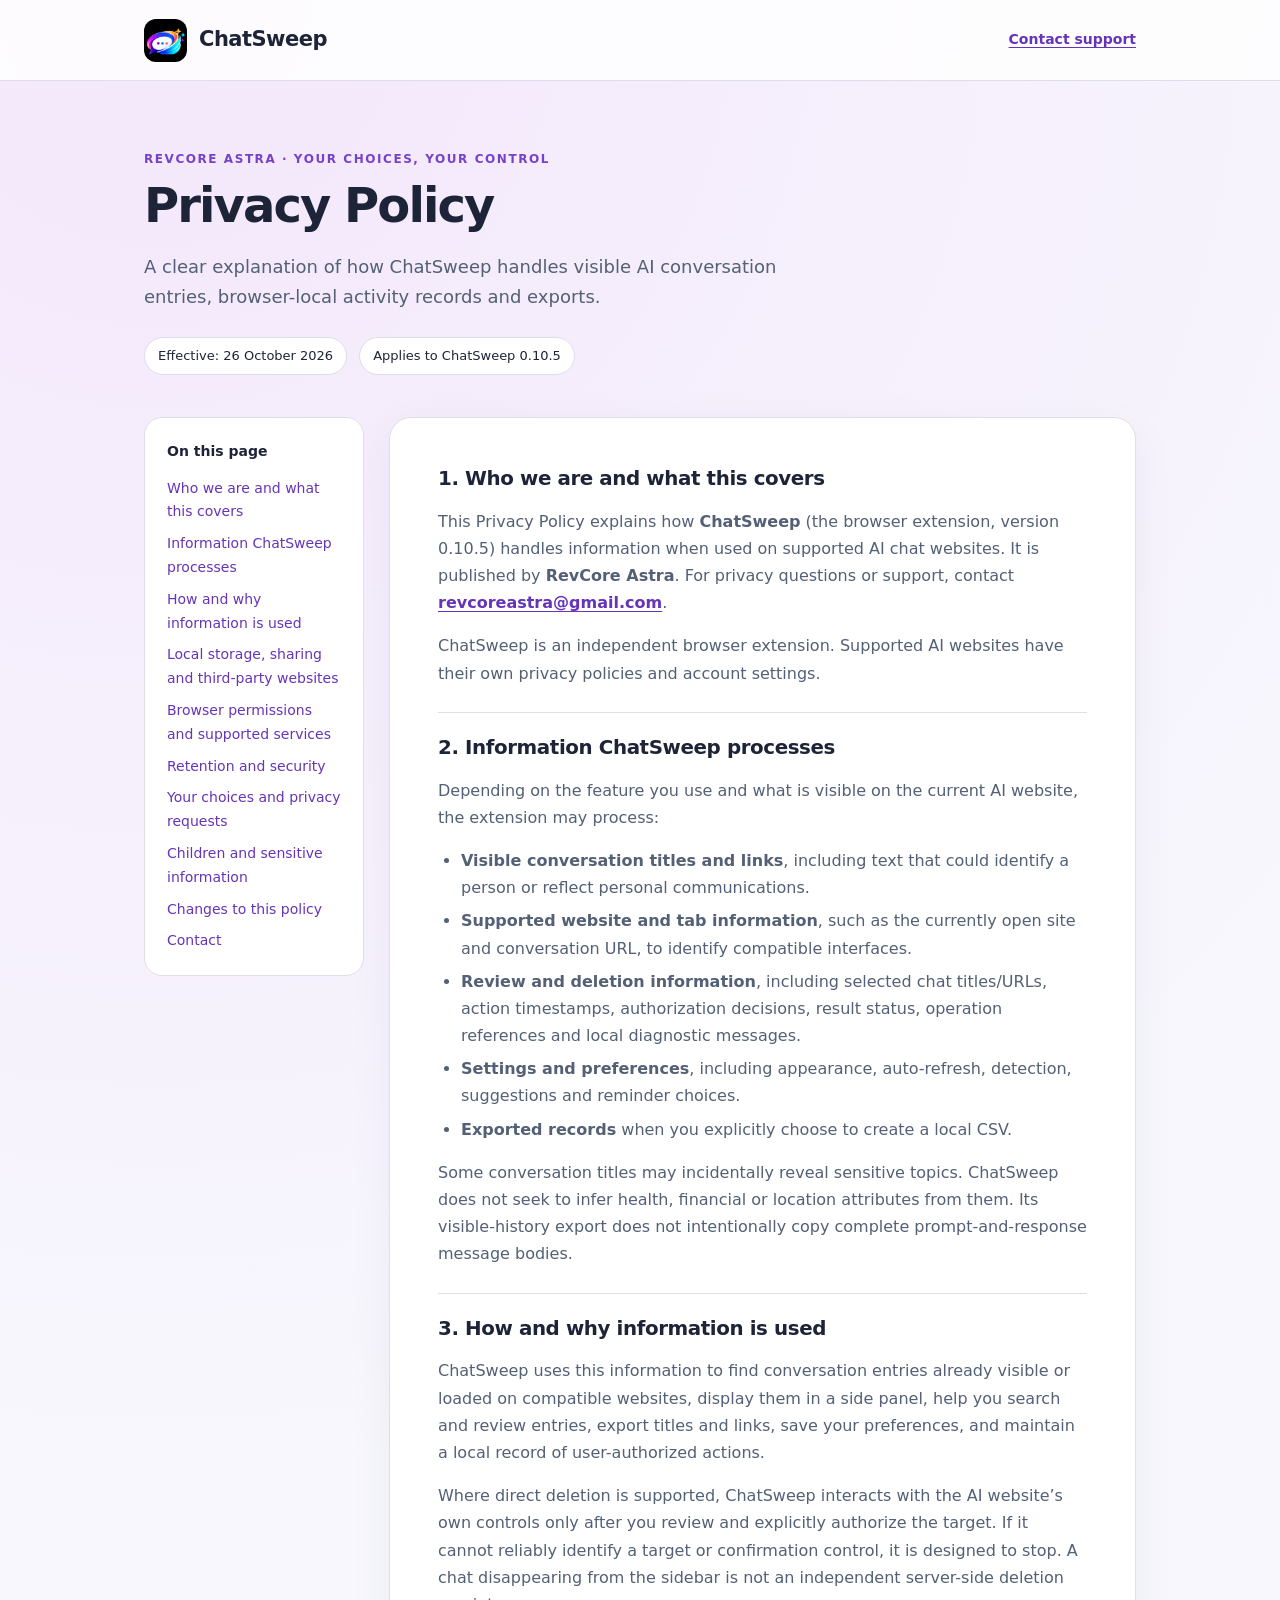
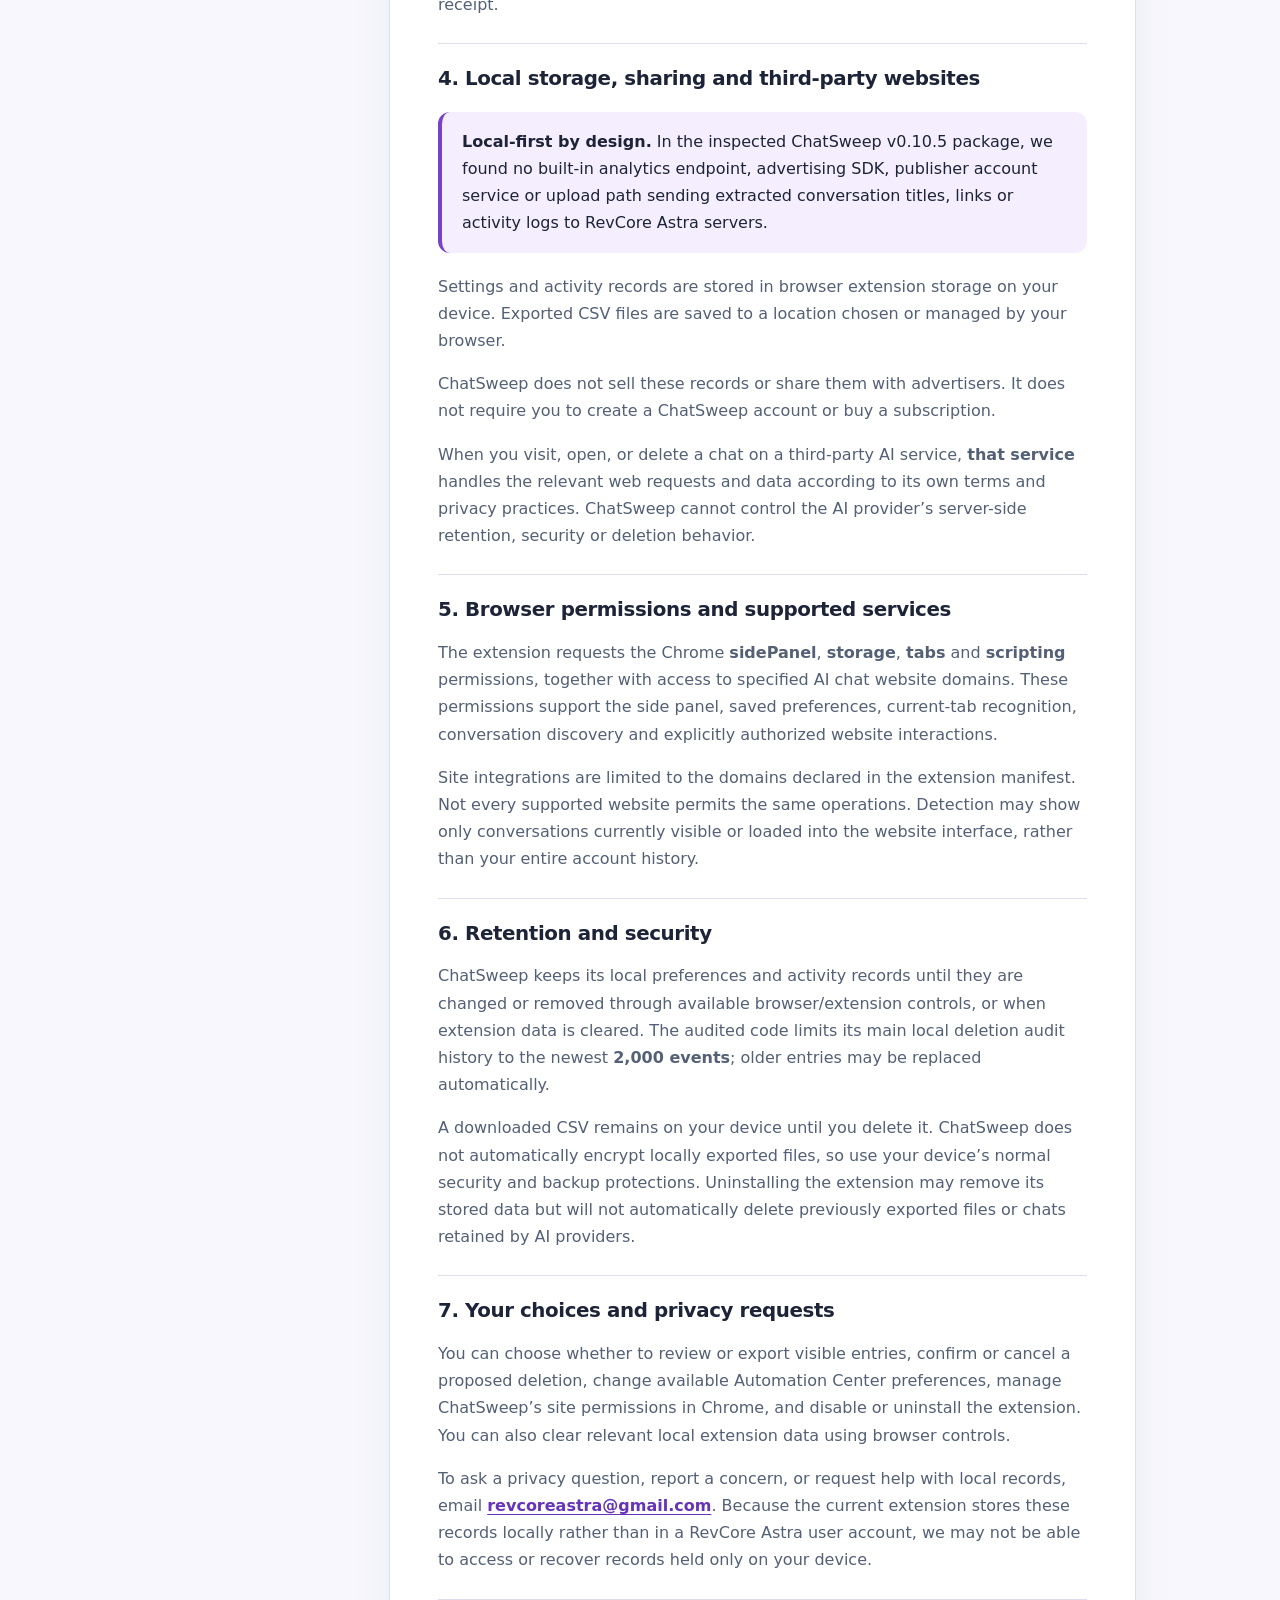
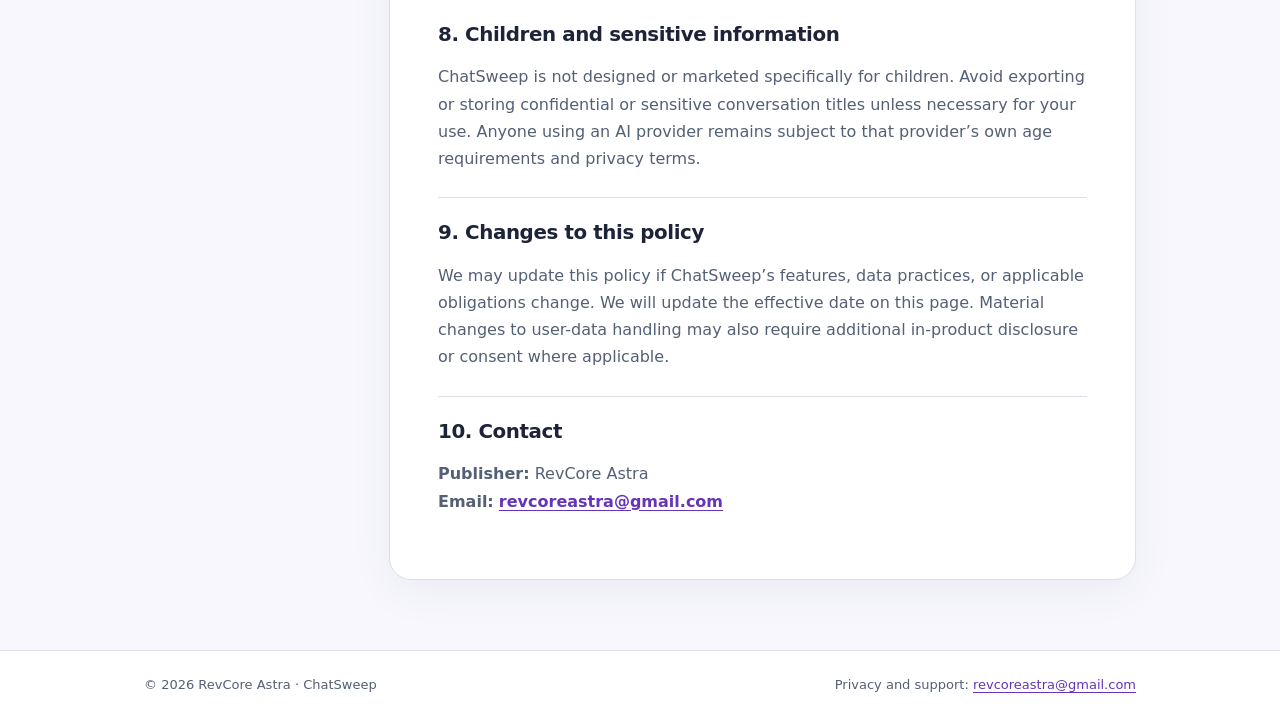
<file: index.html>
<!doctype html>
<html lang="en"><head>
<meta charset="utf-8"><meta name="viewport" content="width=device-width, initial-scale=1">
<title>ChatSweep Privacy Policy | RevCore Astra</title>
<meta name="description" content="How ChatSweep by RevCore Astra processes visible AI conversation titles, links, settings and local activity records.">
<link rel="icon" type="image/png" href="favicon.png"><link rel="stylesheet" href="styles.css">
</head><body>
<header class="masthead"><div class="shell"><a class="brand" href="/"><img src="favicon.png" alt="" width="43" height="43">ChatSweep</a><nav class="nav"><a href="mailto:revcoreastra@gmail.com">Contact support</a></nav></div></header>
<main class="shell"><div class="hero"><div class="eyebrow">RevCore Astra · Your choices, your control</div><h1>Privacy Policy</h1><p class="lead">A clear explanation of how ChatSweep handles visible AI conversation entries, browser-local activity records and exports.</p><div class="meta"><span class="chip">Effective: 26 October 2026</span><span class="chip">Applies to ChatSweep 0.10.5</span></div></div>
<div class="layout"><nav class="toc" aria-label="On this page"><strong>On this page</strong><a href="#scope">Who we are and what this covers</a><a href="#data">Information ChatSweep processes</a><a href="#purposes">How and why information is used</a><a href="#sharing">Local storage, sharing and third-party websites</a><a href="#permissions">Browser permissions and supported services</a><a href="#retention">Retention and security</a><a href="#choices">Your choices and privacy requests</a><a href="#children">Children and sensitive information</a><a href="#updates">Changes to this policy</a><a href="#contact">Contact</a></nav><article class="paper"><section id="scope"><h2>1. Who we are and what this covers</h2><p>This Privacy Policy explains how <strong>ChatSweep</strong> (the browser extension, version 0.10.5) handles information when used on supported AI chat websites. It is published by <strong>RevCore Astra</strong>. For privacy questions or support, contact <a class="contact-link" href="mailto:revcoreastra@gmail.com">revcoreastra@gmail.com</a>.</p><p>ChatSweep is an independent browser extension. Supported AI websites have their own privacy policies and account settings.</p></section><section id="data"><h2>2. Information ChatSweep processes</h2><p>Depending on the feature you use and what is visible on the current AI website, the extension may process:</p><ul><li><strong>Visible conversation titles and links</strong>, including text that could identify a person or reflect personal communications.</li><li><strong>Supported website and tab information</strong>, such as the currently open site and conversation URL, to identify compatible interfaces.</li><li><strong>Review and deletion information</strong>, including selected chat titles/URLs, action timestamps, authorization decisions, result status, operation references and local diagnostic messages.</li><li><strong>Settings and preferences</strong>, including appearance, auto-refresh, detection, suggestions and reminder choices.</li><li><strong>Exported records</strong> when you explicitly choose to create a local CSV.</li></ul><p>Some conversation titles may incidentally reveal sensitive topics. ChatSweep does not seek to infer health, financial or location attributes from them. Its visible-history export does not intentionally copy complete prompt-and-response message bodies.</p></section><section id="purposes"><h2>3. How and why information is used</h2><p>ChatSweep uses this information to find conversation entries already visible or loaded on compatible websites, display them in a side panel, help you search and review entries, export titles and links, save your preferences, and maintain a local record of user-authorized actions.</p><p>Where direct deletion is supported, ChatSweep interacts with the AI website’s own controls only after you review and explicitly authorize the target. If it cannot reliably identify a target or confirmation control, it is designed to stop. A chat disappearing from the sidebar is not an independent server-side deletion receipt.</p></section><section id="sharing"><h2>4. Local storage, sharing and third-party websites</h2><div class="callout"><strong>Local-first by design.</strong> In the inspected ChatSweep v0.10.5 package, we found no built-in analytics endpoint, advertising SDK, publisher account service or upload path sending extracted conversation titles, links or activity logs to RevCore Astra servers.</div><p>Settings and activity records are stored in browser extension storage on your device. Exported CSV files are saved to a location chosen or managed by your browser.</p><p>ChatSweep does not sell these records or share them with advertisers. It does not require you to create a ChatSweep account or buy a subscription.</p><p>When you visit, open, or delete a chat on a third-party AI service, <strong>that service</strong> handles the relevant web requests and data according to its own terms and privacy practices. ChatSweep cannot control the AI provider’s server-side retention, security or deletion behavior.</p></section><section id="permissions"><h2>5. Browser permissions and supported services</h2><p>The extension requests the Chrome <strong>sidePanel</strong>, <strong>storage</strong>, <strong>tabs</strong> and <strong>scripting</strong> permissions, together with access to specified AI chat website domains. These permissions support the side panel, saved preferences, current-tab recognition, conversation discovery and explicitly authorized website interactions.</p><p>Site integrations are limited to the domains declared in the extension manifest. Not every supported website permits the same operations. Detection may show only conversations currently visible or loaded into the website interface, rather than your entire account history.</p></section><section id="retention"><h2>6. Retention and security</h2><p>ChatSweep keeps its local preferences and activity records until they are changed or removed through available browser/extension controls, or when extension data is cleared. The audited code limits its main local deletion audit history to the newest <strong>2,000 events</strong>; older entries may be replaced automatically.</p><p>A downloaded CSV remains on your device until you delete it. ChatSweep does not automatically encrypt locally exported files, so use your device’s normal security and backup protections. Uninstalling the extension may remove its stored data but will not automatically delete previously exported files or chats retained by AI providers.</p></section><section id="choices"><h2>7. Your choices and privacy requests</h2><p>You can choose whether to review or export visible entries, confirm or cancel a proposed deletion, change available Automation Center preferences, manage ChatSweep’s site permissions in Chrome, and disable or uninstall the extension. You can also clear relevant local extension data using browser controls.</p><p>To ask a privacy question, report a concern, or request help with local records, email <a class="contact-link" href="mailto:revcoreastra@gmail.com">revcoreastra@gmail.com</a>. Because the current extension stores these records locally rather than in a RevCore Astra user account, we may not be able to access or recover records held only on your device.</p></section><section id="children"><h2>8. Children and sensitive information</h2><p>ChatSweep is not designed or marketed specifically for children. Avoid exporting or storing confidential or sensitive conversation titles unless necessary for your use. Anyone using an AI provider remains subject to that provider’s own age requirements and privacy terms.</p></section><section id="updates"><h2>9. Changes to this policy</h2><p>We may update this policy if ChatSweep’s features, data practices, or applicable obligations change. We will update the effective date on this page. Material changes to user-data handling may also require additional in-product disclosure or consent where applicable.</p></section><section id="contact"><h2>10. Contact</h2><p><strong>Publisher:</strong> RevCore Astra<br><strong>Email:</strong> <a class="contact-link" href="mailto:revcoreastra@gmail.com">revcoreastra@gmail.com</a></p></section></article></div></main>
<footer class="footer"><div class="shell"><span>© 2026 RevCore Astra · ChatSweep</span><span>Privacy and support: <a href="mailto:revcoreastra@gmail.com">revcoreastra@gmail.com</a></span></div></footer>
</body></html>
</file>
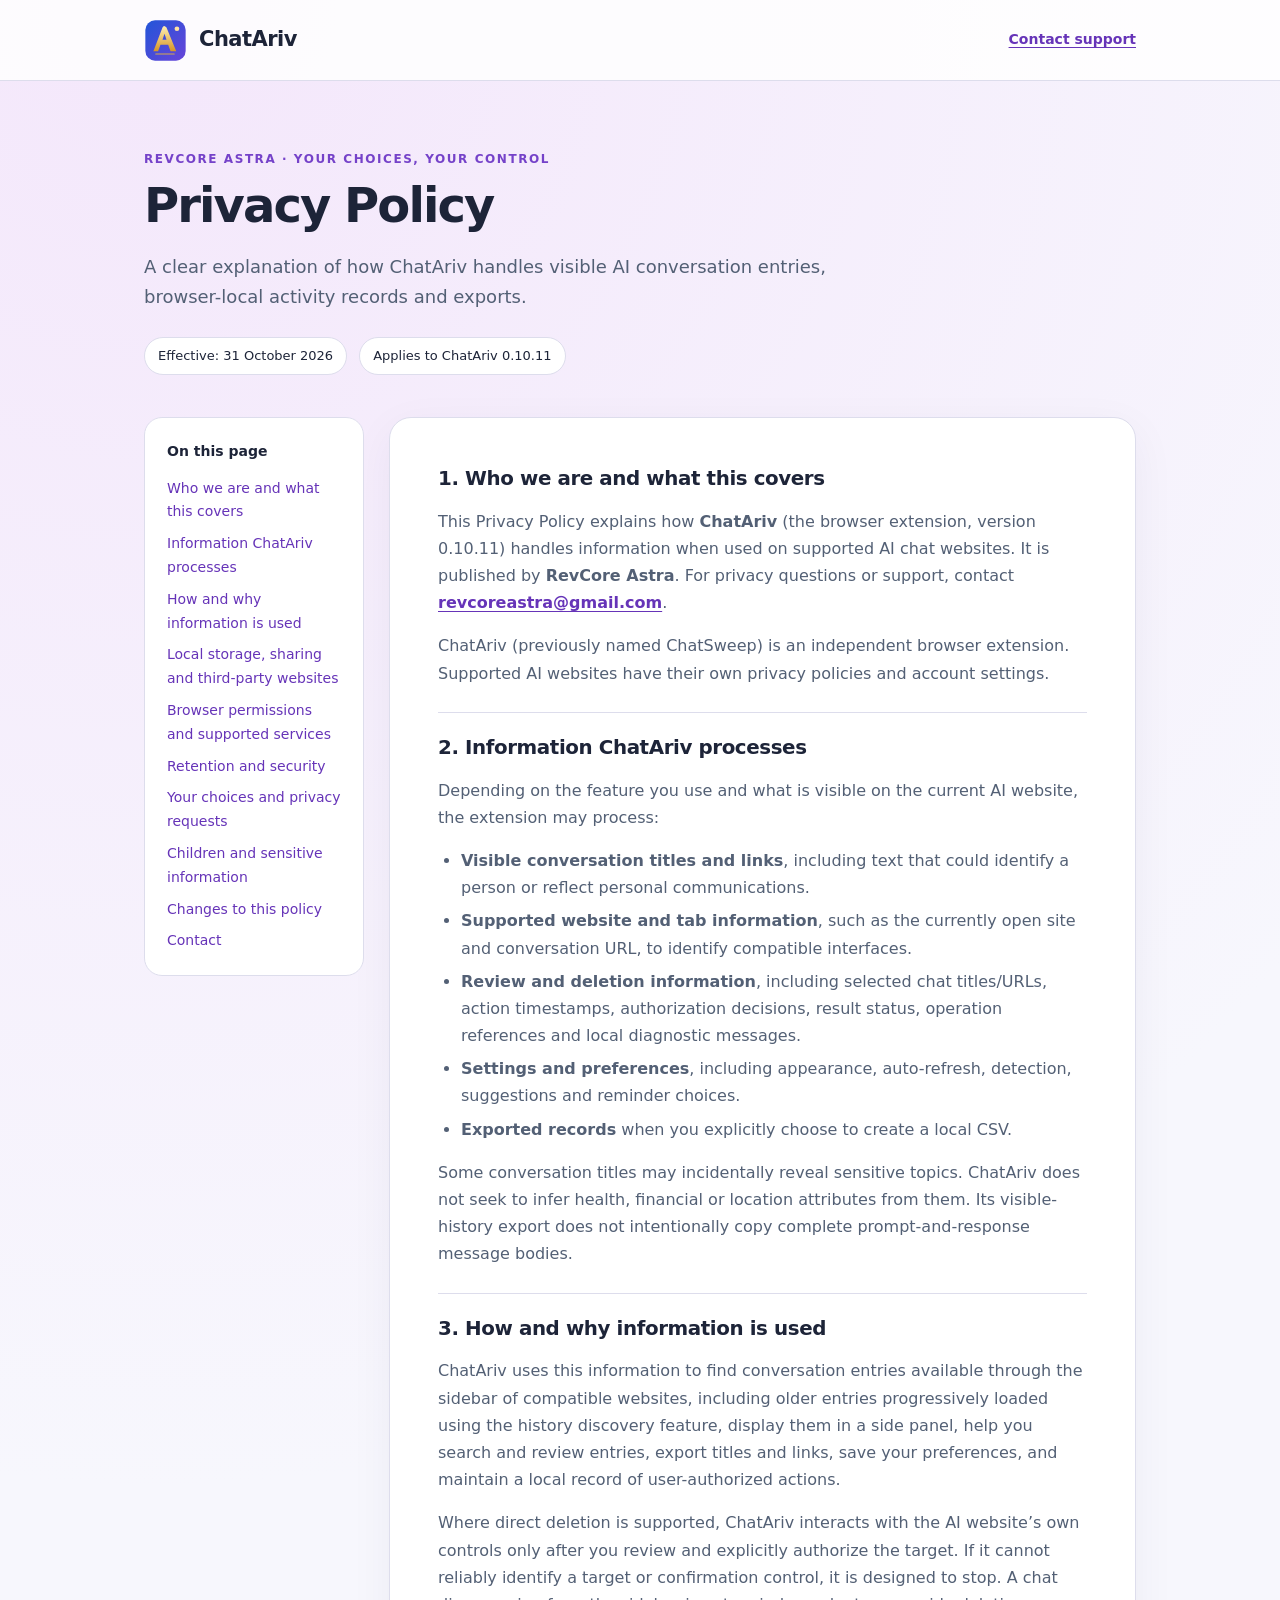
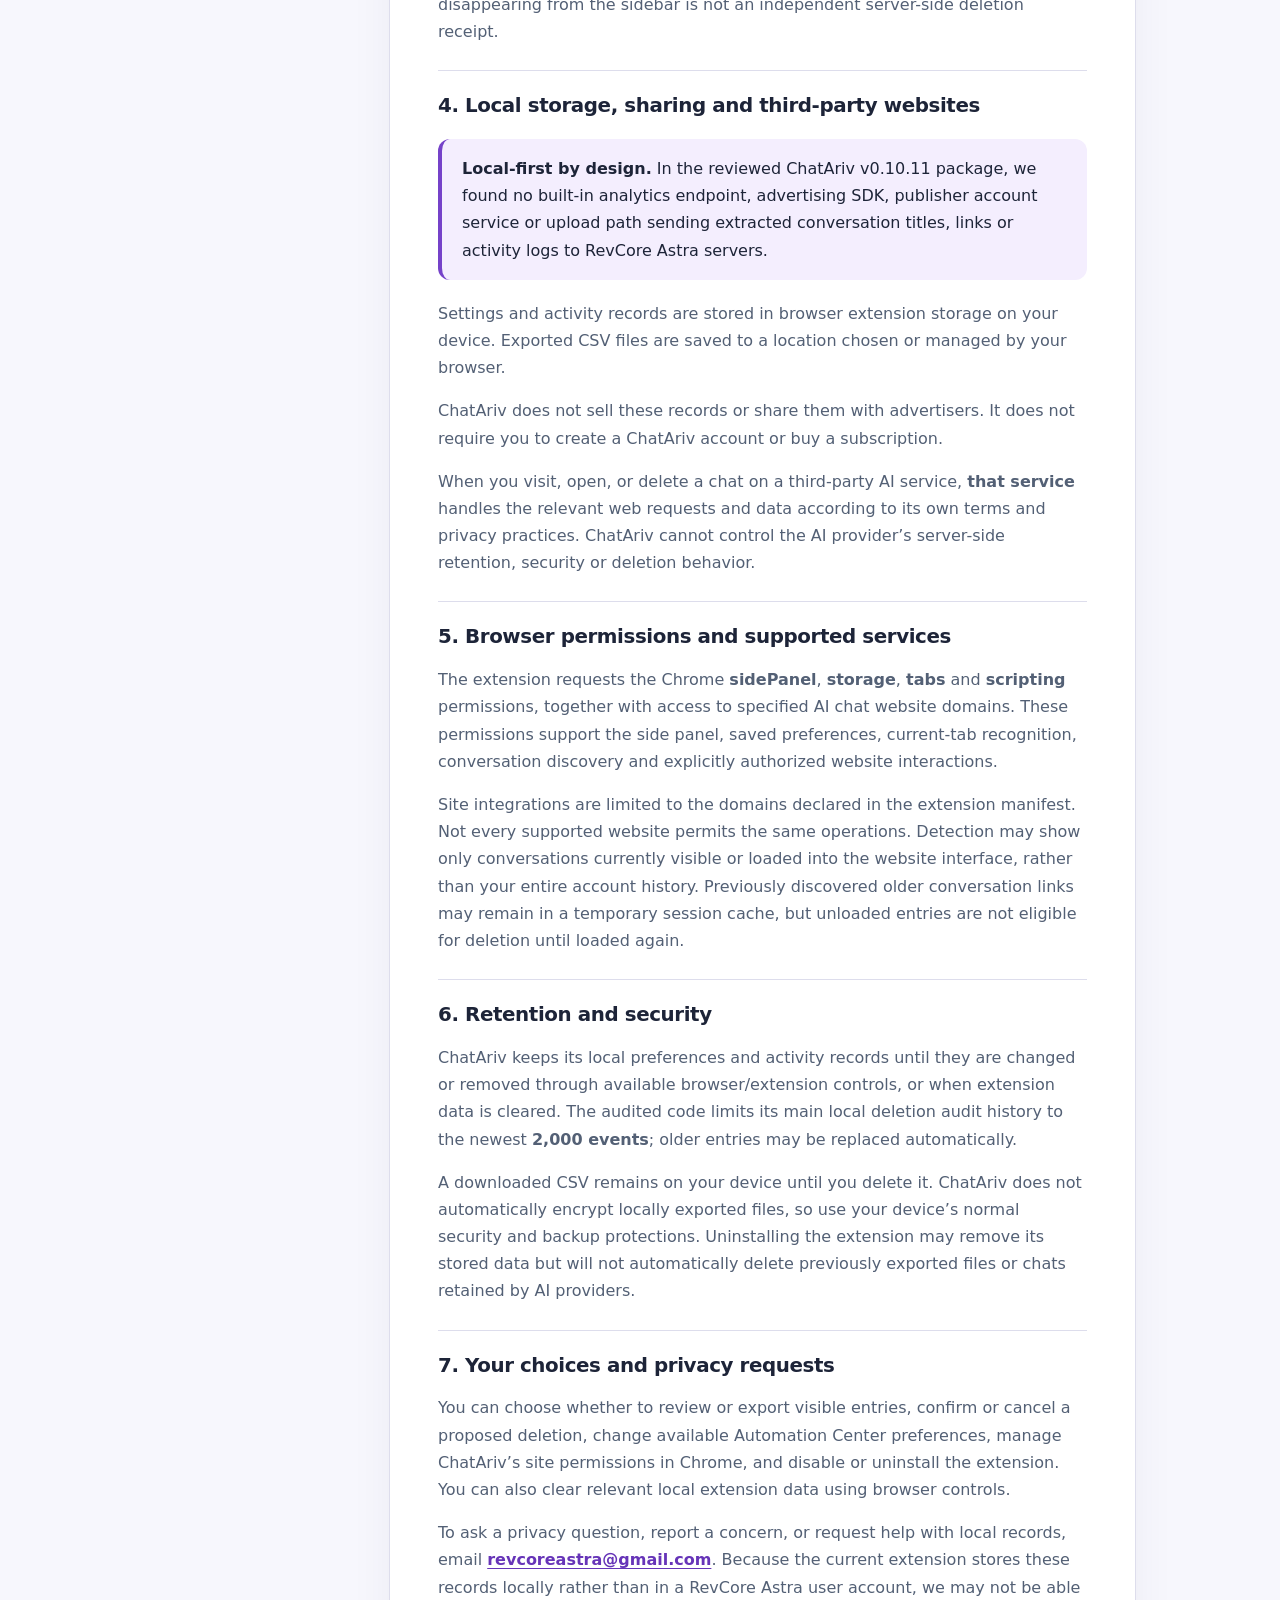
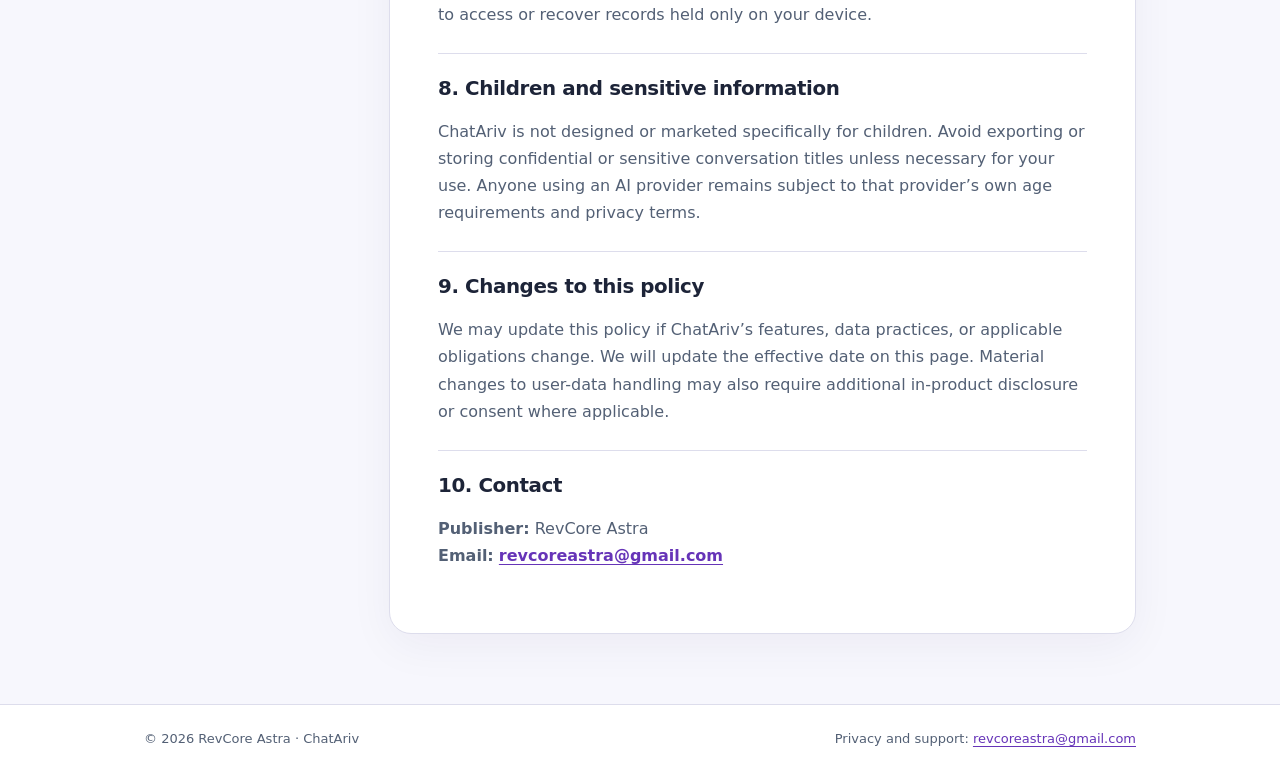
<file: chatariv/index.html>
<!doctype html>
<html lang="en"><head>
<meta charset="utf-8"><meta name="viewport" content="width=device-width, initial-scale=1">
<title>ChatAriv Privacy Policy | RevCore Astra</title>
<meta name="description" content="How ChatAriv by RevCore Astra processes visible AI conversation titles, links, settings and local activity records.">
<link rel="icon" type="image/svg+xml" href="favicon.svg"><link rel="stylesheet" href="styles.css">
</head><body>
<header class="masthead"><div class="shell"><a class="brand" href="/"><img src="favicon.svg" alt="" width="43" height="43">ChatAriv</a><nav class="nav"><a href="mailto:revcoreastra@gmail.com">Contact support</a></nav></div></header>
<main class="shell"><div class="hero"><div class="eyebrow">RevCore Astra · Your choices, your control</div><h1>Privacy Policy</h1><p class="lead">A clear explanation of how ChatAriv handles visible AI conversation entries, browser-local activity records and exports.</p><div class="meta"><span class="chip">Effective: 31 October 2026</span><span class="chip">Applies to ChatAriv 0.10.11</span></div></div>
<div class="layout"><nav class="toc" aria-label="On this page"><strong>On this page</strong><a href="#scope">Who we are and what this covers</a><a href="#data">Information ChatAriv processes</a><a href="#purposes">How and why information is used</a><a href="#sharing">Local storage, sharing and third-party websites</a><a href="#permissions">Browser permissions and supported services</a><a href="#retention">Retention and security</a><a href="#choices">Your choices and privacy requests</a><a href="#children">Children and sensitive information</a><a href="#updates">Changes to this policy</a><a href="#contact">Contact</a></nav><article class="paper"><section id="scope"><h2>1. Who we are and what this covers</h2><p>This Privacy Policy explains how <strong>ChatAriv</strong> (the browser extension, version 0.10.11) handles information when used on supported AI chat websites. It is published by <strong>RevCore Astra</strong>. For privacy questions or support, contact <a class="contact-link" href="mailto:revcoreastra@gmail.com">revcoreastra@gmail.com</a>.</p><p>ChatAriv (previously named ChatSweep) is an independent browser extension. Supported AI websites have their own privacy policies and account settings.</p></section><section id="data"><h2>2. Information ChatAriv processes</h2><p>Depending on the feature you use and what is visible on the current AI website, the extension may process:</p><ul><li><strong>Visible conversation titles and links</strong>, including text that could identify a person or reflect personal communications.</li><li><strong>Supported website and tab information</strong>, such as the currently open site and conversation URL, to identify compatible interfaces.</li><li><strong>Review and deletion information</strong>, including selected chat titles/URLs, action timestamps, authorization decisions, result status, operation references and local diagnostic messages.</li><li><strong>Settings and preferences</strong>, including appearance, auto-refresh, detection, suggestions and reminder choices.</li><li><strong>Exported records</strong> when you explicitly choose to create a local CSV.</li></ul><p>Some conversation titles may incidentally reveal sensitive topics. ChatAriv does not seek to infer health, financial or location attributes from them. Its visible-history export does not intentionally copy complete prompt-and-response message bodies.</p></section><section id="purposes"><h2>3. How and why information is used</h2><p>ChatAriv uses this information to find conversation entries available through the sidebar of compatible websites, including older entries progressively loaded using the history discovery feature, display them in a side panel, help you search and review entries, export titles and links, save your preferences, and maintain a local record of user-authorized actions.</p><p>Where direct deletion is supported, ChatAriv interacts with the AI website’s own controls only after you review and explicitly authorize the target. If it cannot reliably identify a target or confirmation control, it is designed to stop. A chat disappearing from the sidebar is not an independent server-side deletion receipt.</p></section><section id="sharing"><h2>4. Local storage, sharing and third-party websites</h2><div class="callout"><strong>Local-first by design.</strong> In the reviewed ChatAriv v0.10.11 package, we found no built-in analytics endpoint, advertising SDK, publisher account service or upload path sending extracted conversation titles, links or activity logs to RevCore Astra servers.</div><p>Settings and activity records are stored in browser extension storage on your device. Exported CSV files are saved to a location chosen or managed by your browser.</p><p>ChatAriv does not sell these records or share them with advertisers. It does not require you to create a ChatAriv account or buy a subscription.</p><p>When you visit, open, or delete a chat on a third-party AI service, <strong>that service</strong> handles the relevant web requests and data according to its own terms and privacy practices. ChatAriv cannot control the AI provider’s server-side retention, security or deletion behavior.</p></section><section id="permissions"><h2>5. Browser permissions and supported services</h2><p>The extension requests the Chrome <strong>sidePanel</strong>, <strong>storage</strong>, <strong>tabs</strong> and <strong>scripting</strong> permissions, together with access to specified AI chat website domains. These permissions support the side panel, saved preferences, current-tab recognition, conversation discovery and explicitly authorized website interactions.</p><p>Site integrations are limited to the domains declared in the extension manifest. Not every supported website permits the same operations. Detection may show only conversations currently visible or loaded into the website interface, rather than your entire account history. Previously discovered older conversation links may remain in a temporary session cache, but unloaded entries are not eligible for deletion until loaded again.</p></section><section id="retention"><h2>6. Retention and security</h2><p>ChatAriv keeps its local preferences and activity records until they are changed or removed through available browser/extension controls, or when extension data is cleared. The audited code limits its main local deletion audit history to the newest <strong>2,000 events</strong>; older entries may be replaced automatically.</p><p>A downloaded CSV remains on your device until you delete it. ChatAriv does not automatically encrypt locally exported files, so use your device’s normal security and backup protections. Uninstalling the extension may remove its stored data but will not automatically delete previously exported files or chats retained by AI providers.</p></section><section id="choices"><h2>7. Your choices and privacy requests</h2><p>You can choose whether to review or export visible entries, confirm or cancel a proposed deletion, change available Automation Center preferences, manage ChatAriv’s site permissions in Chrome, and disable or uninstall the extension. You can also clear relevant local extension data using browser controls.</p><p>To ask a privacy question, report a concern, or request help with local records, email <a class="contact-link" href="mailto:revcoreastra@gmail.com">revcoreastra@gmail.com</a>. Because the current extension stores these records locally rather than in a RevCore Astra user account, we may not be able to access or recover records held only on your device.</p></section><section id="children"><h2>8. Children and sensitive information</h2><p>ChatAriv is not designed or marketed specifically for children. Avoid exporting or storing confidential or sensitive conversation titles unless necessary for your use. Anyone using an AI provider remains subject to that provider’s own age requirements and privacy terms.</p></section><section id="updates"><h2>9. Changes to this policy</h2><p>We may update this policy if ChatAriv’s features, data practices, or applicable obligations change. We will update the effective date on this page. Material changes to user-data handling may also require additional in-product disclosure or consent where applicable.</p></section><section id="contact"><h2>10. Contact</h2><p><strong>Publisher:</strong> RevCore Astra<br><strong>Email:</strong> <a class="contact-link" href="mailto:revcoreastra@gmail.com">revcoreastra@gmail.com</a></p></section></article></div></main>
<footer class="footer"><div class="shell"><span>© 2026 RevCore Astra · ChatAriv</span><span>Privacy and support: <a href="mailto:revcoreastra@gmail.com">revcoreastra@gmail.com</a></span></div></footer>
</body></html>
</file>
<file: styles.css>
:root{color-scheme:light dark;font-family:Inter,system-ui,-apple-system,BlinkMacSystemFont,"Segoe UI",sans-serif;font-synthesis:none;--text:#1d2438;--muted:#536075;--surface:#fff;--page:#f7f7fd;--line:#ddddec;--purple:#7542c9;--pink:#e74a9a;--link:#6634b8;--soft:#f4eefe}
*{box-sizing:border-box}html{scroll-behavior:smooth}body{margin:0;background:radial-gradient(circle at 12% 0%,#f4e7fb 0,transparent 36%),var(--page);color:var(--text);font-size:16px;line-height:1.7}a{color:var(--link);text-underline-offset:3px}a:hover{text-decoration-thickness:2px}a:focus-visible{outline:3px solid var(--pink);outline-offset:3px;border-radius:3px}.shell{max-width:1040px;padding:0 24px;margin:auto}.masthead{background:rgba(255,255,255,.85);border-bottom:1px solid var(--line)}.masthead .shell{display:flex;align-items:center;justify-content:space-between;gap:16px;min-height:80px}.brand{display:flex;align-items:center;gap:12px;color:var(--text);text-decoration:none;font-weight:800;letter-spacing:-.025em;font-size:21px}.brand img{width:43px;height:43px;border-radius:12px}.nav{font-size:14px;font-weight:600}.hero{padding:68px 0 30px;max-width:820px}.eyebrow{text-transform:uppercase;font-size:12px;letter-spacing:.13em;color:var(--purple);font-weight:800}.hero h1{font-size:clamp(2rem,5vw,3rem);letter-spacing:-.04em;line-height:1.15;margin:9px 0 13px}.lead{font-size:18px;color:var(--muted);max-width:690px}.meta{display:flex;flex-wrap:wrap;gap:12px;margin-top:24px}.chip{font-size:13px;border-radius:100px;border:1px solid var(--line);background:var(--surface);padding:7px 13px}.layout{display:grid;grid-template-columns:220px minmax(0,1fr);gap:25px;align-items:start;padding:12px 0 70px}.toc{position:sticky;top:20px;padding:22px;border:1px solid var(--line);border-radius:18px;background:var(--surface);display:grid;gap:8px}.toc strong{font-size:14px;margin-bottom:5px}.toc a{font-size:14px;text-decoration:none}.paper{background:var(--surface);border:1px solid var(--line);border-radius:22px;padding:clamp(24px,4vw,48px);box-shadow:0 12px 45px rgba(38,25,71,.05)}.paper section+section{border-top:1px solid var(--line);padding-top:22px;margin-top:25px}.paper h2{font-size:1.24rem;letter-spacing:-.02em;line-height:1.3;margin:0 0 12px}.paper p,.paper li{color:var(--muted)}.paper ul{padding-left:23px}.paper li{margin-bottom:6px}.callout{background:var(--soft);border-left:4px solid var(--purple);padding:16px 20px;border-radius:12px;color:var(--text);margin:20px 0}.contact-link{font-weight:700;overflow-wrap:anywhere}.footer{border-top:1px solid var(--line);background:var(--surface);padding:23px 0;font-size:13px;color:var(--muted)}.footer .shell{display:flex;justify-content:space-between;gap:15px;flex-wrap:wrap}
@media(max-width:760px){.layout{grid-template-columns:1fr}.toc{position:static;grid-template-columns:repeat(2,minmax(0,1fr))}.toc strong{grid-column:1/-1}.hero{padding:42px 0 20px}.paper{border-radius:18px}.masthead .shell{min-height:70px}}
@media(prefers-color-scheme:dark){:root{--text:#f4efff;--muted:#c5bfd8;--surface:#202033;--page:#151522;--line:#434059;--purple:#c9a5ff;--pink:#ff7ac1;--link:#d4b7ff;--soft:#322644}body{background:radial-gradient(circle at 12% 0%,#27203b,transparent 35%),var(--page)}.masthead{background:rgba(32,32,51,.92)}}
@media(prefers-reduced-motion:reduce){html{scroll-behavior:auto}}
</file>
<file: chatariv/styles.css>
:root{color-scheme:light dark;font-family:Inter,system-ui,-apple-system,BlinkMacSystemFont,"Segoe UI",sans-serif;font-synthesis:none;--text:#1d2438;--muted:#536075;--surface:#fff;--page:#f7f7fd;--line:#ddddec;--purple:#7542c9;--pink:#e74a9a;--link:#6634b8;--soft:#f4eefe}
*{box-sizing:border-box}html{scroll-behavior:smooth}body{margin:0;background:radial-gradient(circle at 12% 0%,#f4e7fb 0,transparent 36%),var(--page);color:var(--text);font-size:16px;line-height:1.7}a{color:var(--link);text-underline-offset:3px}a:hover{text-decoration-thickness:2px}a:focus-visible{outline:3px solid var(--pink);outline-offset:3px;border-radius:3px}.shell{max-width:1040px;padding:0 24px;margin:auto}.masthead{background:rgba(255,255,255,.85);border-bottom:1px solid var(--line)}.masthead .shell{display:flex;align-items:center;justify-content:space-between;gap:16px;min-height:80px}.brand{display:flex;align-items:center;gap:12px;color:var(--text);text-decoration:none;font-weight:800;letter-spacing:-.025em;font-size:21px}.brand img{width:43px;height:43px;border-radius:12px}.nav{font-size:14px;font-weight:600}.hero{padding:68px 0 30px;max-width:820px}.eyebrow{text-transform:uppercase;font-size:12px;letter-spacing:.13em;color:var(--purple);font-weight:800}.hero h1{font-size:clamp(2rem,5vw,3rem);letter-spacing:-.04em;line-height:1.15;margin:9px 0 13px}.lead{font-size:18px;color:var(--muted);max-width:690px}.meta{display:flex;flex-wrap:wrap;gap:12px;margin-top:24px}.chip{font-size:13px;border-radius:100px;border:1px solid var(--line);background:var(--surface);padding:7px 13px}.layout{display:grid;grid-template-columns:220px minmax(0,1fr);gap:25px;align-items:start;padding:12px 0 70px}.toc{position:sticky;top:20px;padding:22px;border:1px solid var(--line);border-radius:18px;background:var(--surface);display:grid;gap:8px}.toc strong{font-size:14px;margin-bottom:5px}.toc a{font-size:14px;text-decoration:none}.paper{background:var(--surface);border:1px solid var(--line);border-radius:22px;padding:clamp(24px,4vw,48px);box-shadow:0 12px 45px rgba(38,25,71,.05)}.paper section+section{border-top:1px solid var(--line);padding-top:22px;margin-top:25px}.paper h2{font-size:1.24rem;letter-spacing:-.02em;line-height:1.3;margin:0 0 12px}.paper p,.paper li{color:var(--muted)}.paper ul{padding-left:23px}.paper li{margin-bottom:6px}.callout{background:var(--soft);border-left:4px solid var(--purple);padding:16px 20px;border-radius:12px;color:var(--text);margin:20px 0}.contact-link{font-weight:700;overflow-wrap:anywhere}.footer{border-top:1px solid var(--line);background:var(--surface);padding:23px 0;font-size:13px;color:var(--muted)}.footer .shell{display:flex;justify-content:space-between;gap:15px;flex-wrap:wrap}
@media(max-width:760px){.layout{grid-template-columns:1fr}.toc{position:static;grid-template-columns:repeat(2,minmax(0,1fr))}.toc strong{grid-column:1/-1}.hero{padding:42px 0 20px}.paper{border-radius:18px}.masthead .shell{min-height:70px}}
@media(prefers-color-scheme:dark){:root{--text:#f4efff;--muted:#c5bfd8;--surface:#202033;--page:#151522;--line:#434059;--purple:#c9a5ff;--pink:#ff7ac1;--link:#d4b7ff;--soft:#322644}body{background:radial-gradient(circle at 12% 0%,#27203b,transparent 35%),var(--page)}.masthead{background:rgba(32,32,51,.92)}}
@media(prefers-reduced-motion:reduce){html{scroll-behavior:auto}}
</file>
